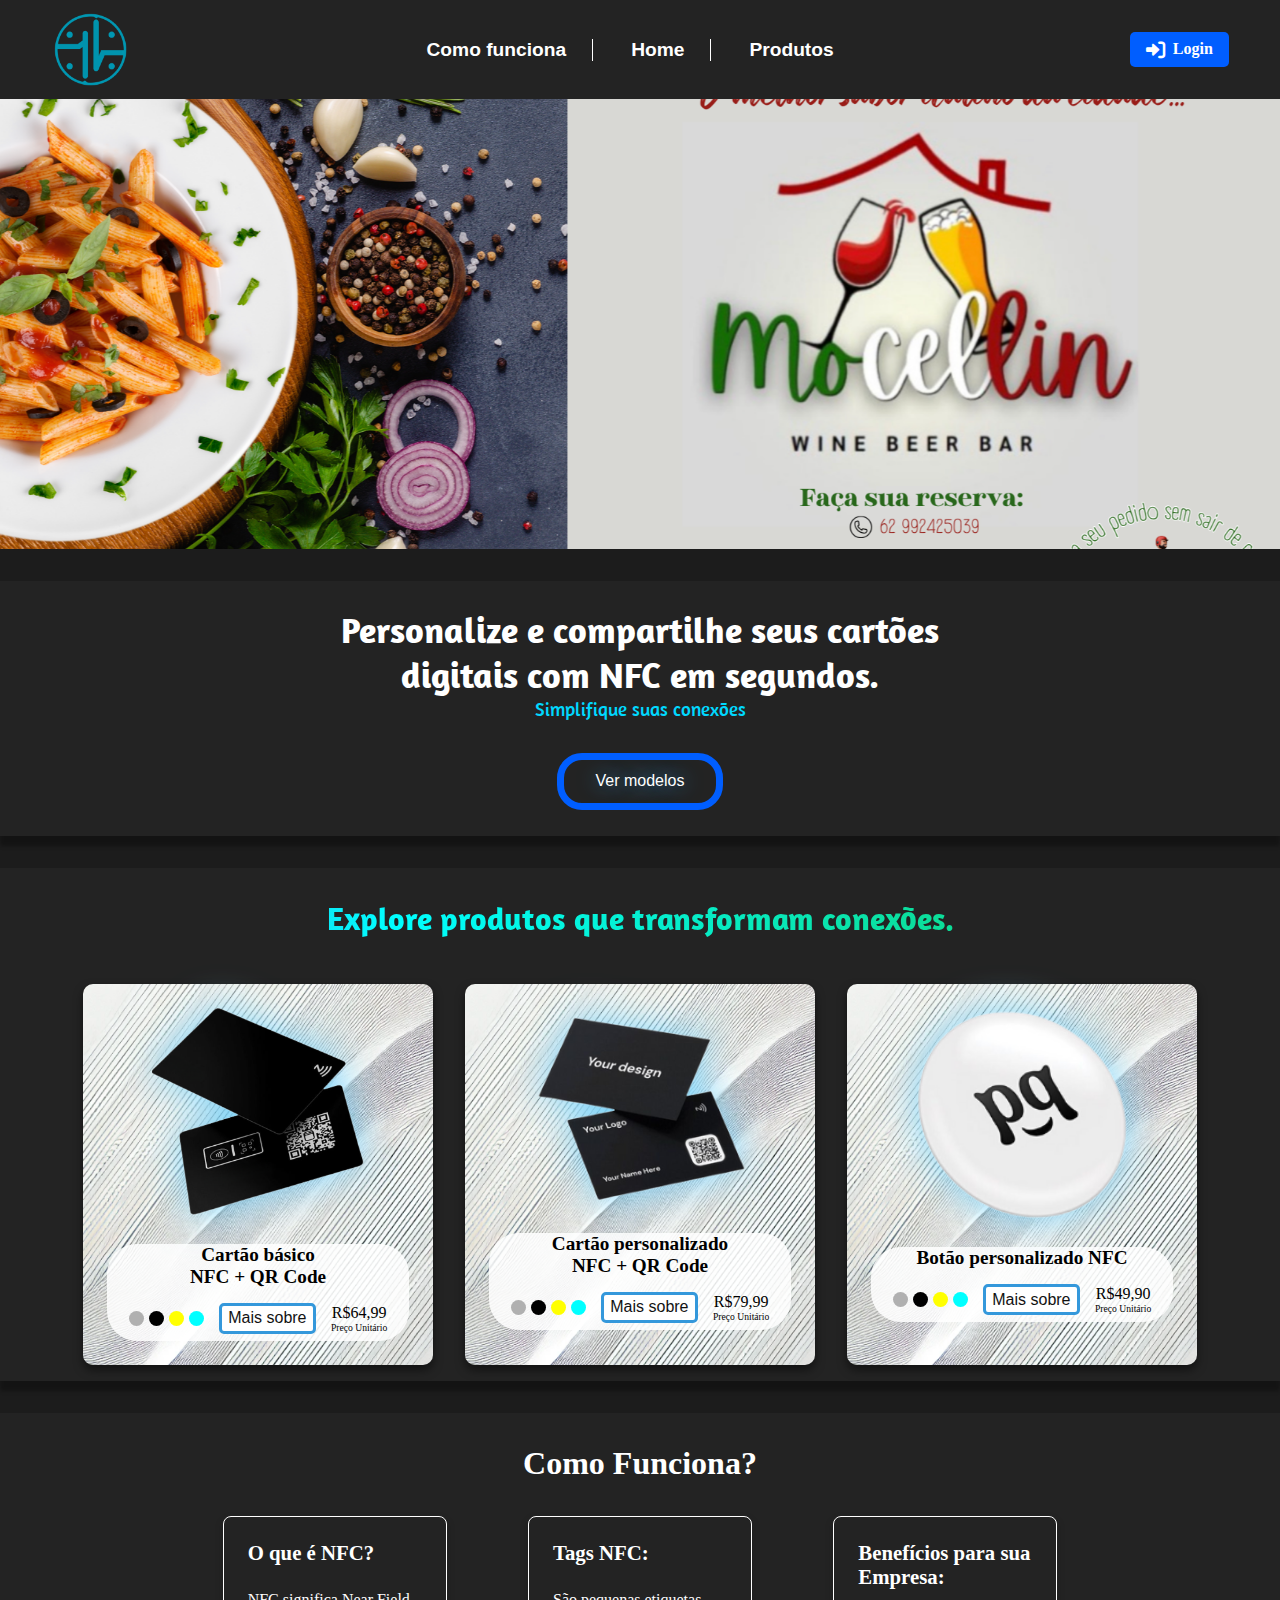
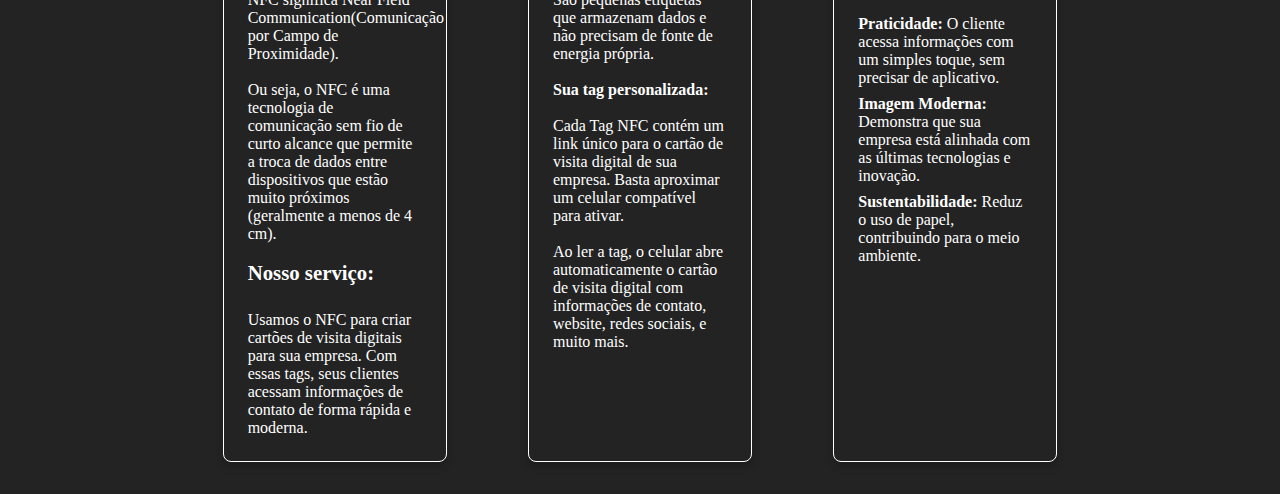
<file: index.html>
<!DOCTYPE html>
<html lang="pt">
<head>
    <meta charset="UTF-8">
    <meta name="viewport" content="width=device-width, initial-scale=1.0">
    <link rel="stylesheet" href="styleHome.css">
    <link href="https://fonts.googleapis.com/css2?family=Amaranth:wght@400;700&display=swap" rel="stylesheet">
    <link rel="stylesheet" href="https://cdnjs.cloudflare.com/ajax/libs/font-awesome/6.0.0-beta3/css/all.min.css">
    <title>Home Pulsetap</title>
</head>
<body>
    <header class="header">
        <div class="header-container">
            <img src="Fotos/PulsetapImg/Logo(1).png" alt="Logo Pulsetap" class="logoPulsetap">
            <div class="element_conteiner">
                <nav class="Navegacao">
                    <a href="#" class="Navegacoes">Como funciona</a>
                    <a href="#" class="Navegacoes">Home</a>
                    <a href="#" class="Navegacoes">Produtos</a>
                </nav>
            </div>
            <a href="login.html" class="login-button">
                <i class="fas fa-sign-in-alt"></i> Login
            </a>
        </div>

    </header>
    <div class="box-img">
        <section class="image-switch">
            <img src="Fotos/Home/restauranteBanner1.png" alt="Imagem 1" class="switch-image" id="switch-image">
        </section>
    </div>
    <!-- Parte de personalizar -->
    <div class="box-Corpo">
        <section class="intro">
            <div class="intro-content">
                <div class="intro-text">
                    <h2>Personalize e compartilhe seus cartões <br> digitais com NFC em segundos.</h2>
                    <p>Simplifique suas conexões</p>
                </div>
                <div class="intro-button">
                    <button class="cta-button">Ver modelos</button>
                </div>
            </div>
        </section>
    </div>
    <!-- Area dos produtos -->
    <div class="box-Corpo">
        <div class="container">
            <h1>Explore produtos que transformam conexões.</h1>
            <div class="produtos">
                <div class="card">
                    <img src="./Fotos/Home/Produtos/CardNFC.png" alt="Cartão Básico NFC + QR Code" class="card-img">
                    <div class="text-box">
                        <h2>Cartão básico<br> NFC + QR Code</h2>
                        <div class="parteinferior-card">
                            <div class="circulos">
                                <div class="circulo cinza"></div>
                                <div class="circulo preto"></div>
                                <div class="circulo amarelo"></div>
                                <div class="circulo azul"></div>
                            </div>
                            <button class="btn">Mais sobre</button>
                            <p class="preco">R$64,99 <span>Preço Unitário</span></p>
                        </div>
                    </div>
                </div>
                
                <div class="card">
                    <img src="./Fotos/Home/Produtos/CardNFCPersonalizado.png" alt="Cartão Personalizado NFC + QR Code" class="card-img">
                    <div class="text-box">
                        <h2>Cartão personalizado <br>NFC + QR Code</h2>
                        <div class="parteinferior-card">
                            <div class="circulos">
                                <div class="circulo cinza"></div>
                                <div class="circulo preto"></div>
                                <div class="circulo amarelo"></div>
                                <div class="circulo azul"></div>
                            </div>
                            <button class="btn">Mais sobre</button>
                            <p class="preco">R$79,99 <span>Preço Unitário</span></p>
                        </div>
                    </div>
                </div>
                
                <div class="card">
                    <img src="./Fotos/Home/Produtos/BotaoNFC.png" alt="Botão Personalizado NFC" class="card-img">
                    <div class="text-box">
                        <h2>Botão personalizado NFC</h2>
                        <div class="parteinferior-card">
                            <div class="circulos">
                                <div class="circulo cinza"></div>
                                <div class="circulo preto"></div>
                                <div class="circulo amarelo"></div>
                                <div class="circulo azul"></div>
                            </div>
                            <button class="btn">Mais sobre</button>
                            <p class="preco">R$49,90 <span>Preço Unitário</span></p>
                        </div>
                    </div>
                </div>
            </div>
        </div>
    </div>

    <section class="como-funciona">
        <h2>Como Funciona?</h2>
        <br>
        <div class="funciona-content">
            <div class="funciona-box">
                <h3>O que é NFC?</h3>
                <br>
                <p>NFC significa Near Field Communication(Comunicação por Campo de Proximidade).</p>
                <br>
                <p>Ou seja, o NFC é uma tecnologia de comunicação sem fio de curto alcance que permite a troca de dados entre dispositivos que estão muito próximos (geralmente a menos de 4 cm).</p>
                <br>
                <h3>Nosso serviço:</h3>
                <br>
                <p>Usamos o NFC para criar cartões de visita digitais para sua empresa. Com essas tags, seus clientes acessam informações de contato de forma rápida e moderna.</p>
            </div>
            <div class="funciona-box">
                <h3>Tags NFC:</h3>
                <br>
                <p>São pequenas etiquetas que armazenam dados e não precisam de fonte de energia própria.</p>
                <br>
                <h4>Sua tag personalizada:</h4>
                <br>
                <p>Cada Tag NFC contém um link único para o cartão de visita digital de sua empresa. Basta aproximar um celular compatível para ativar.</p>
                <br>
                <p>Ao ler a tag, o celular abre automaticamente o cartão de visita digital com informações de contato, website, redes sociais, e muito mais.</p>
            </div>
            <div class="funciona-box">
                <h3>Benefícios para sua Empresa:</h3>
                <br>
                <ul>
                    <li><strong>Praticidade:</strong> O cliente acessa informações com um simples toque, sem precisar de aplicativo.</li>
                    <li><strong>Imagem Moderna:</strong> Demonstra que sua empresa está alinhada com as últimas tecnologias e inovação.</li>
                    <li><strong>Sustentabilidade:</strong> Reduz o uso de papel, contribuindo para o meio ambiente.</li>
                </ul>
            </div>
        </div>
    </section>

  <script>
        const images = [
            "Fotos/Home/restauranteBanner1.png",
            "Fotos/Home/restauranteBanner2.png",
            "Fotos/Home/restauranteBanner3.png",
            "Fotos/Home/restauranteBanner4.png"
        ];
        
        let currentIndex = 0;
        const imageElement = document.getElementById('switch-image');
        const interval = 3000;

        function switchImage() {
            currentIndex = (currentIndex + 1) % images.length;
            imageElement.src = images[currentIndex];
        }

        setInterval(switchImage, interval);
    </script>  
</body>
</html>
</file>
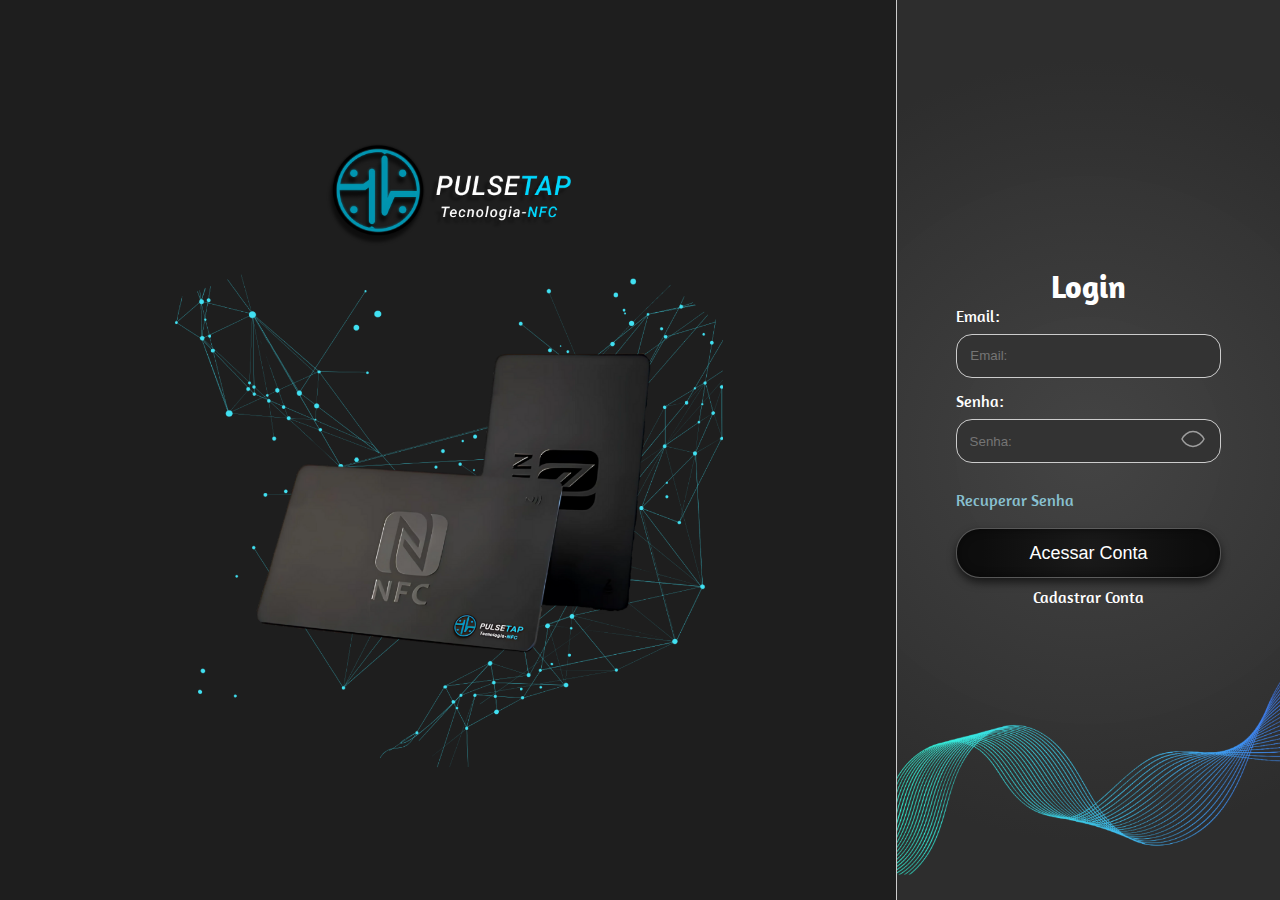
<file: login.html>
<!DOCTYPE html>
<html lang="pt-BR">
<head>
    <meta charset="UTF-8">
    <meta name="viewport" content="width=device-width, initial-scale=1.0">
    <link rel="stylesheet" href="styleLogin.css">
    <title>Login Pulstap</title>
</head>
<body>
    <div class="container">
        <div class="lado-esquerdo"> 
            <img src="Fotos/PulsetapImg/LogoPulstap-Nome-Descricao.png" alt="Erro ao exibir Foto da logo" class="logo">
            <img src="Fotos/FotoBeckNFCLogin.png" alt="Erro ao exibir foto do NFC" class="cards">
        </div>

        <div class="lado-direito">
            <div class="circulo-gradiente"></div>
            <h1 class="titulo">Login</h1>
            <form onsubmit="return verificacaoFormulario()">
                <label for="email">Email:</label>
                <input type="email" class="email" id= "email" placeholder="Email: ">

                <label for="password">Senha:</label>
                <div class="senha-container">
                    <input type="password" class="password" id="password" placeholder="Senha: ">
                    <span class="toggle-visibility" onclick="togglePassword()">
                        <svg id="eye-icon" width="24" height="24" viewBox="0 0 24 24" fill="none" xmlns="http://www.w3.org/2000/svg">
                            <path d="M12 4.5C7 4.5 2.73 8.11 1 12c1.73 3.89 6 7.5 11 7.5s9.27-3.61 11-7.5c-1.73-3.89-6-7.5-11-7.5z" stroke="#ccc" stroke-width="1.5"/>
                            <circle id="eye-circle" cx="12" cy="12" r="3" fill="transparent"/>
                        </svg>
                    </span>
                </div>

                <a class="recuperar-senha" href="#">Recuperar Senha</a>
                <p id="Validacao" style="color: red;"></p>
                <button type="submit" class="logar">Acessar Conta</button>
                <a class="Cadastrar-Conta" href="cadastroUser.html">Cadastrar Conta</a>
            </form>
            <img src="Fotos/LoginDetalhe.png" alt="Erro ao Exibir Decoração" class="decoracao">
        </div>
    </div>

    <script>
        function verificacaoFormulario(){
            const emailInput = document.getElementById("email").value.trim();
            const passwordInput = document.getElementById("password").value.trim();
            const Erro_msg = document.getElementById("Validacao");

            if(!passwordInput||!emailInput)
            {
                Erro_msg.textContent = "Por favor, preencha todos os campos";
                return false;
            }
            else{
                Erro_msg.textContent = "";
                return true;
            }
        }
        function togglePassword() {
            const passwordInput = document.getElementById("password");
            const eyeCircle = document.getElementById("eye-circle");

            if (passwordInput.type === "password") {
                passwordInput.type = "text"; 
                eyeCircle.setAttribute("fill", "#ccc");  
            } else {
                passwordInput.type = "password"; 
                eyeCircle.setAttribute("fill", "transparent");  
            }
        }
    </script>
</body>
</html>
</file>
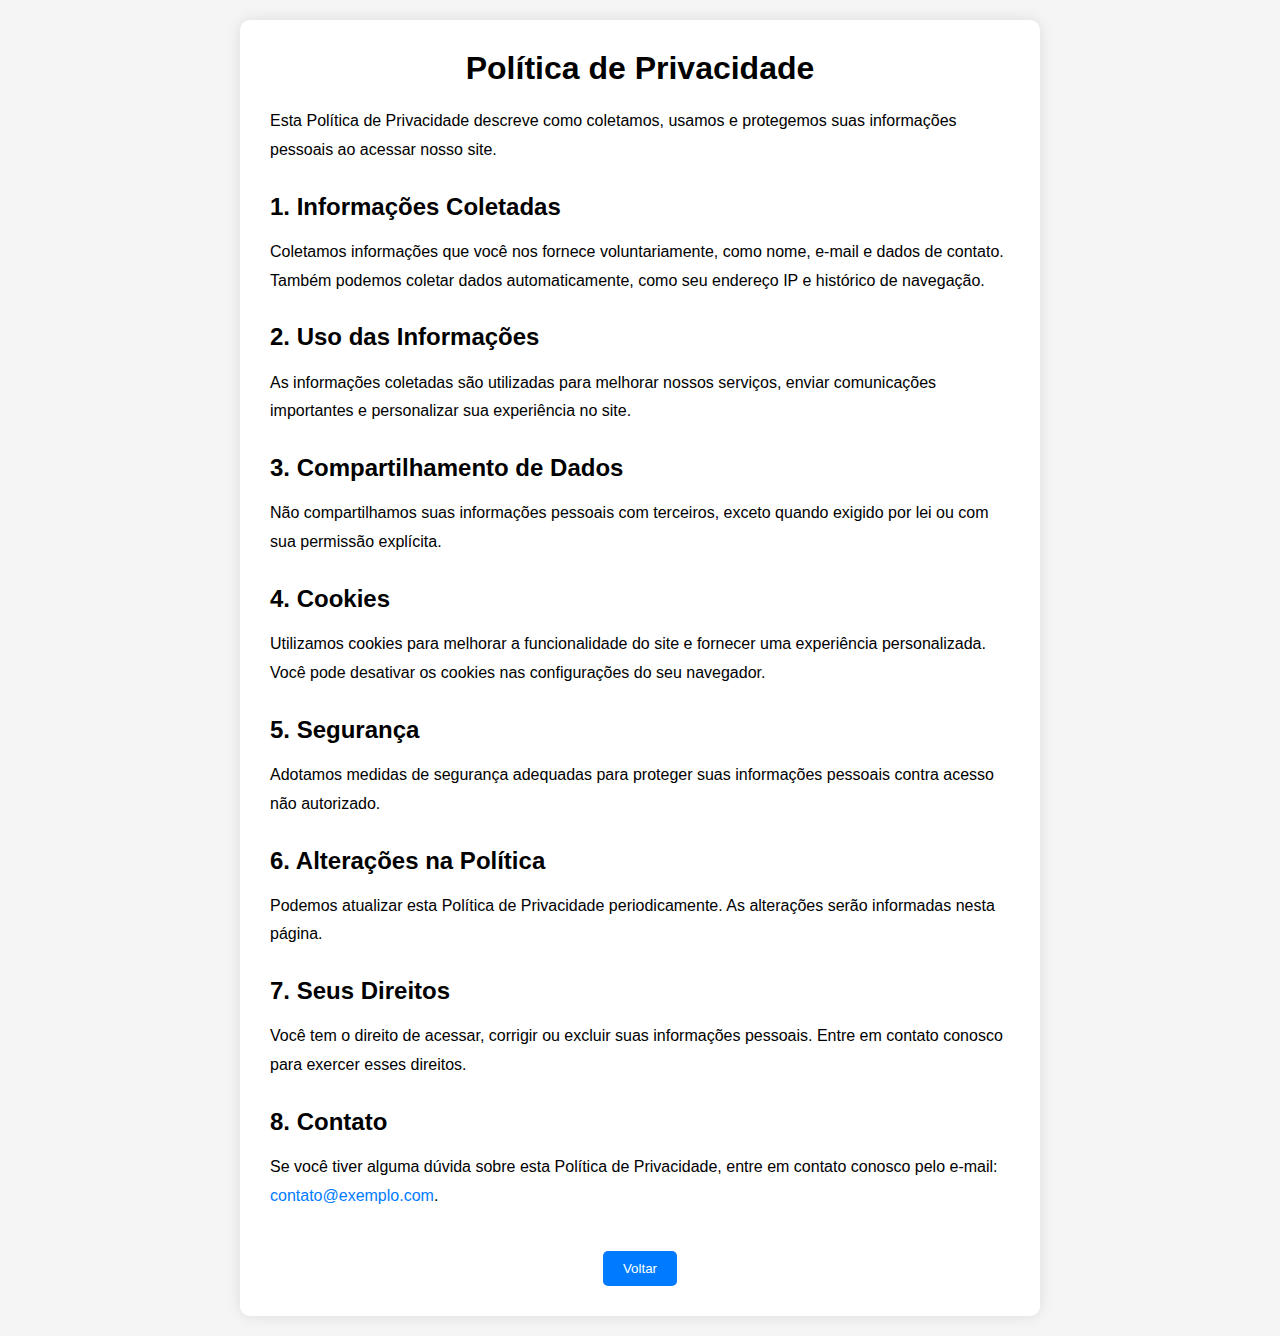
<file: leis-pulsetap/politica.html>
<!DOCTYPE html>
<html lang="pt-BR">
<head>
    <meta charset="UTF-8">
    <meta name="viewport" content="width=device-width, initial-scale=1.0">
    <title>Política de Privacidade</title>
    <style>
        * {
            margin: 0;
            padding: 0;
            box-sizing: border-box;
            font-family: Arial, sans-serif;
        }

        body {
            background-color: #f5f5f5;
            display: flex;
            align-items: center;
            justify-content: center;
            min-height: 100vh;
            padding: 20px;
        }

        .container {
            width: 100%;
            max-width: 800px;
            background-color: #fff;
            padding: 30px;
            border-radius: 10px;
            box-shadow: 0 0 15px rgba(0, 0, 0, 0.1);
            text-align: center;
        }

        .content {
            text-align: left;
            margin-bottom: 20px;
            line-height: 1.8;
        }

        h1 {
            margin-bottom: 20px;
        }

        h2 {
            margin-top: 20px;
            margin-bottom: 10px;
        }

        a {
            color: #007bff;
            text-decoration: none;
        }

        a:hover {
            text-decoration: underline;
        }

        .btn-back {
            margin-top: 20px;
            background-color: #007bff;
            color: white;
            border: none;
            padding: 10px 20px;
            border-radius: 5px;
            cursor: pointer;
            transition: background-color 0.3s;
        }

        .btn-back:hover {
            background-color: #0056b3;
        }
    </style>
</head>
<body>
    <div class="container">
        <h1>Política de Privacidade</h1>
        <div class="content">
            <p>Esta Política de Privacidade descreve como coletamos, usamos e protegemos suas informações pessoais ao acessar nosso site.</p>

            <h2>1. Informações Coletadas</h2>
            <p>Coletamos informações que você nos fornece voluntariamente, como nome, e-mail e dados de contato. Também podemos coletar dados automaticamente, como seu endereço IP e histórico de navegação.</p>

            <h2>2. Uso das Informações</h2>
            <p>As informações coletadas são utilizadas para melhorar nossos serviços, enviar comunicações importantes e personalizar sua experiência no site.</p>

            <h2>3. Compartilhamento de Dados</h2>
            <p>Não compartilhamos suas informações pessoais com terceiros, exceto quando exigido por lei ou com sua permissão explícita.</p>

            <h2>4. Cookies</h2>
            <p>Utilizamos cookies para melhorar a funcionalidade do site e fornecer uma experiência personalizada. Você pode desativar os cookies nas configurações do seu navegador.</p>

            <h2>5. Segurança</h2>
            <p>Adotamos medidas de segurança adequadas para proteger suas informações pessoais contra acesso não autorizado.</p>

            <h2>6. Alterações na Política</h2>
            <p>Podemos atualizar esta Política de Privacidade periodicamente. As alterações serão informadas nesta página.</p>

            <h2>7. Seus Direitos</h2>
            <p>Você tem o direito de acessar, corrigir ou excluir suas informações pessoais. Entre em contato conosco para exercer esses direitos.</p>

            <h2>8. Contato</h2>
            <p>Se você tiver alguma dúvida sobre esta Política de Privacidade, entre em contato conosco pelo e-mail: <a href="mailto:contato@exemplo.com">contato@exemplo.com</a>.</p>
        </div>

        <button class="btn-back" onclick="goBack()">Voltar</button>
    </div>

    <script>
        function goBack() {
            window.history.back();
        }
    </script>
</body>
</html>
</file>
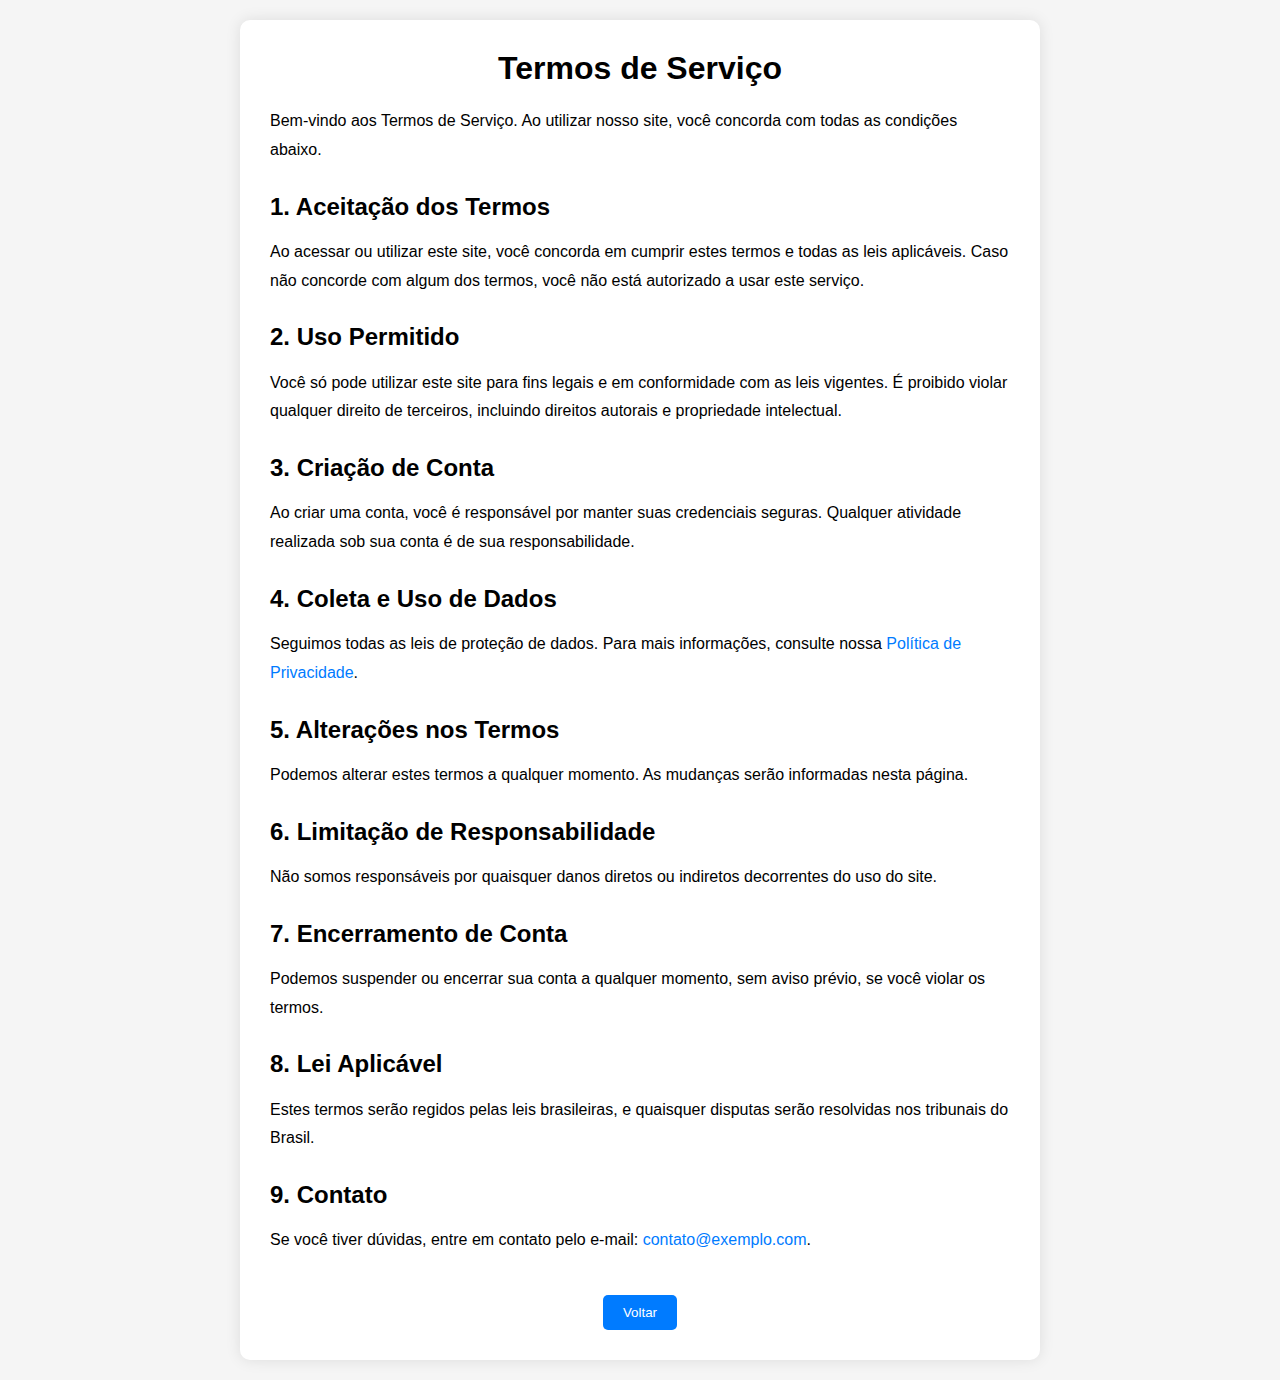
<file: leis-pulsetap/Termos.html>
<!DOCTYPE html>
<html lang="pt-BR">
<head>
    <meta charset="UTF-8">
    <meta name="viewport" content="width=device-width, initial-scale=1.0">
    <title>Termos de Serviço</title>
    <style>
        /* Reset de estilo */
        * {
            margin: 0;
            padding: 0;
            box-sizing: border-box;
            font-family: Arial, sans-serif;
        }

        /* Estilo do corpo */
        body {
            background-color: #f5f5f5;
            display: flex;
            align-items: center;
            justify-content: center;
            min-height: 100vh;
            padding: 20px;
        }

        /* Container central */
        .container {
            width: 100%;
            max-width: 800px;
            background-color: #fff;
            padding: 30px;
            border-radius: 10px;
            box-shadow: 0 0 15px rgba(0, 0, 0, 0.1);
            text-align: center;
        }

        /* Conteúdo dos termos */
        .content {
            text-align: left;
            margin-bottom: 20px;
            line-height: 1.8;
        }

        h1 {
            margin-bottom: 20px;
        }

        h2 {
            margin-top: 20px;
            margin-bottom: 10px;
        }

        a {
            color: #007bff;
            text-decoration: none;
        }

        a:hover {
            text-decoration: underline;
        }

        /* Botão de voltar */
        .btn-back {
            margin-top: 20px;
            background-color: #007bff;
            color: white;
            border: none;
            padding: 10px 20px;
            border-radius: 5px;
            cursor: pointer;
            transition: background-color 0.3s;
        }

        .btn-back:hover {
            background-color: #0056b3;
        }
    </style>
</head>
<body>
    <div class="container">
        <h1>Termos de Serviço</h1>
        <div class="content">
            <p>Bem-vindo aos Termos de Serviço. Ao utilizar nosso site, você concorda com todas as condições abaixo.</p>

            <h2>1. Aceitação dos Termos</h2>
            <p>Ao acessar ou utilizar este site, você concorda em cumprir estes termos e todas as leis aplicáveis. 
               Caso não concorde com algum dos termos, você não está autorizado a usar este serviço.</p>

            <h2>2. Uso Permitido</h2>
            <p>Você só pode utilizar este site para fins legais e em conformidade com as leis vigentes. 
               É proibido violar qualquer direito de terceiros, incluindo direitos autorais e propriedade intelectual.</p>

            <h2>3. Criação de Conta</h2>
            <p>Ao criar uma conta, você é responsável por manter suas credenciais seguras. Qualquer atividade realizada sob sua conta é de sua responsabilidade.</p>

            <h2>4. Coleta e Uso de Dados</h2>
            <p>Seguimos todas as leis de proteção de dados. Para mais informações, consulte nossa <a href="#">Política de Privacidade</a>.</p>

            <h2>5. Alterações nos Termos</h2>
            <p>Podemos alterar estes termos a qualquer momento. As mudanças serão informadas nesta página.</p>

            <h2>6. Limitação de Responsabilidade</h2>
            <p>Não somos responsáveis por quaisquer danos diretos ou indiretos decorrentes do uso do site.</p>

            <h2>7. Encerramento de Conta</h2>
            <p>Podemos suspender ou encerrar sua conta a qualquer momento, sem aviso prévio, se você violar os termos.</p>

            <h2>8. Lei Aplicável</h2>
            <p>Estes termos serão regidos pelas leis brasileiras, e quaisquer disputas serão resolvidas nos tribunais do Brasil.</p>

            <h2>9. Contato</h2>
            <p>Se você tiver dúvidas, entre em contato pelo e-mail: <a href="mailto:contato@exemplo.com">contato@exemplo.com</a>.</p>
        </div>

        <button class="btn-back" onclick="goBack()">Voltar</button>
    </div>

    <script>
        function goBack() {
            window.history.back(); 
        }
    </script>
</body>
</html>
</file>
<file: styleHome.css>
:root {
    --cor-body: rgba(28, 28, 28, 1);
    ----cor-secundaria: rgba(35, 35, 35, 1);
    --cor-texto-principal: white;
    --cor-texto-secundario: #00D8FF;
    --cor-texto-destaque: rgb(117, 117, 117);
    --cor-botao: #005EFF;
    --cor-botao-hover: #0040CC;
    --cor-cta-border: #005EFF;
    --cor-box-border: white;
}

* {
    margin: 0;
    padding: 0;
    box-sizing: border-box;
}

body {
    background-color: var(--cor-body);
}

.header {
    background-color: var(----cor-secundaria);
}

.header-container {
    display: flex;
    align-items: center;
    justify-content: space-between;
    width: 100%;
    height: 11vh;
    padding: 0 2vw;
}

.logoPulsetap {
    height: 80%;
    display: flex;
    justify-content: flex-start;
    margin-left: 2vw;
}

.Navegacao {
    display: flex;
    align-items: center;
    justify-content: center;
    gap: 2vw;
}

.Navegacoes {
    color: var(--cor-texto-principal);
    text-decoration: none;
    font-family: 'Open Sans', sans-serif;
    font-weight: bold;
    font-size: 1.2rem;
    padding: 0 1vw;
}

.Navegacoes:not(:last-child) {
    border-right: 1px solid var(--cor-texto-principal);
    padding-right: 2vw;
}

.login-button {
    display: flex;
    align-items: center;
    justify-content: center;
    gap: 0.5rem;
    background-color: var(--cor-botao);
    border-radius: 5px;
    padding: 0.5rem 1rem;
    font-weight: bold;
    font-size: 1rem;
    color: var(--cor-texto-principal);
    text-decoration: none;
    transition: background-color 0.3s;
    margin-right: 2vw;
}

.login-button:hover {
    background-color: var(--cor-botao-hover);
}

.login-button i {
    font-size: 1.2rem;
}

.image-switch {
    width: 100%;
    display: flex;
    justify-content: center;
    align-items: center;
    overflow: hidden;
    height: 450px;
}

.image-switch img {
    width: 100%;
    height: auto;
    max-width: 100%;
    object-fit: cover;
}

.switch-image {
    width: 100%;
    height: auto;
    max-width: 100%;
    object-fit: cover;
}

.box-img {
    background-color: var(----cor-secundaria);
    margin-bottom: 2rem;
}

.box-Corpo {
    background-color: var(----cor-secundaria);
    margin-bottom: 2rem;
    box-shadow: 0px 10px 4px rgba(0, 0, 0, 0.3);
}

.intro {
    padding: 2%;
    display: flex;
    flex-direction: column;
    align-items: center;
    text-align: center;
    color: white;
    font-size: 1.5rem;
    gap: 1rem;
    font-family: 'Amaranth', sans-serif;
}

.intro-content {
    display: flex;
    flex-direction: column;
    align-items: center;
    gap: 1rem;
}

.intro-content p {
    color: var(--cor-texto-secundario);
    font-size: 1.2rem;
}

.intro-button {
    display: flex;
    justify-content: center;
    margin-top: 1rem;
}

.cta-button {
    padding: 0.8rem 2rem;
    font-size: 1rem;
    color: var(--cor-texto-principal);
    background-color: transparent;
    border: 7px solid var(--cor-cta-border);
    border-radius: 25px;
    cursor: pointer;
    transition: background-color 0.3s, color 0.3s;
    text-shadow: 0px 0px 20px rgba(52, 152, 219, 1);
}

.cta-button:hover {
    background-color: var(--cor-cta-border);
    color: var(--cor-texto-principal);
    text-shadow: 0px 0px 20px rgb(255, 255, 255);
}

.container {
    width: 100%;
    display: flex;
    flex-direction: column;
    justify-content:center;

}
.container h1{
    font-size: 2rem;
    font-weight: bold;
    font-family: 'Amaranth', sans-serif;
    text-align: center;
    background: linear-gradient(90deg, #3498DB 0%, #00FFFF 30%, #12ca5f 100%);
    -webkit-background-clip: text;
    -webkit-text-fill-color: transparent;
    margin: 30px;
}
.produtos{
    display: flex;
    align-items: row;
    justify-content: center;
}
.card {
    
    background-image: url('./Fotos/Home/Produtos/TexturaDeFundo.png'); 
    background-repeat: no-repeat; 
    background-size: cover; 
    background-position: center; 
    border-radius: 10px;
    box-shadow: 0 5px 10px rgba(0, 0, 0, 0.5);
    flex: 1 1 calc(30% - 1rem);
    margin: 1rem;
    padding: 1.5rem;
    text-align: center;
    max-width: 350px;
}

.card img {
    width: 70%;
    border-radius: 10px;
    margin-bottom: 1rem;
    filter: drop-shadow(0px 0px 20px rgba(109, 210, 254, 0.88));
}
.text-box{
    background-color: rgba(255, 255, 255, 0.85);
    border-radius: 30px;
}
.card h2 {
    font-size: 1.2rem;
    margin: 0.5rem 0;
}
.parteinferior-card{
    display: flex;
    flex-direction: row;
    justify-content: center;
    align-items: center;
}
.circulos {
    display: flex;
    gap: 5px;
    justify-content: center;
    align-items: center;
}

.circulo {
    width: 15px;
    height: 15px;
    border-radius: 50%;
}

.cinza {
    background-color: #B0B0B0;
}

.preto {
    background-color: #000000; 
}

.amarelo {
    background-color: #FFFF00; 
}

.azul {
    background-color: #00FFFF; 
}
.btn {
    background-color: #ffffff;
    border:3px solid rgba(52, 152, 219, 1);
    color: #121212;
    padding: 0.2rem 0.4rem;
    font-size: 1rem;
    border-radius: 5px;
    cursor: pointer;
    transition: background 0.3s ease;
    width: auto;
    height: 50%;
    margin: 0px 5%;
}

.btn:hover {
    background-color: #008fb3;
}

.preco {
    display: flex;
    flex-direction: column;
    font-size: 1rem;
    margin: 0.5rem 0;
}

.preco span {
    font-size: 0.6rem;
    color: #030303;
}



.como-funciona {
    padding: 2rem 15vw;
    background-color: var(----cor-secundaria);
    color: var(--cor-texto-principal);
    text-align: center;
}

.como-funciona h2 {
    font-size: 2rem;
    margin-bottom: 1rem;
}

.funciona-content {
    display: flex;
    justify-content: space-around;
    gap: 20px;
    flex-wrap: wrap;
}

.funciona-box {
    background-color: var(----cor-secundaria);
    padding: 1.5rem;
    border-radius: 8px;
    border: var(--cor-box-border) 0.5px solid;
    width: 25%;
    box-shadow: 0 4px 8px rgba(0, 0, 0, 0.2);
    text-align: left;
    transition: transform 0.3s;
}

.funciona-box:hover {
    transform: scale(1.05);
}

.funciona-box h3 {
    font-size: 1.3rem;
    margin-bottom: 0.5rem;
}

.funciona-box p, .funciona-box ul {
    font-size: 1rem;
    color: var(--cor-texto-principal);
}

.funciona-box ul {
    list-style-type: none;
    padding-left: 0;
}

.funciona-box ul li {
    margin-bottom: 0.5rem;
}

.funciona-box strong {
    color: var(--cor-texto-principal);
}
@media (max-width: 970px) {
    .produtos {
        flex-direction: column;
        align-items: center; 
        gap: 1.5rem;
    }

    .card {
        width: 50%; 
        max-width: 90%; 
        padding: 1rem; 
        margin: 0 auto 70px auto; 
    }

    .card img {
        width: 80%; 
        margin: 0 auto; 
        display: block; 
    }

    .text-box {
        padding: 1rem; 
    }

    .text-box h2 {
        font-size: 1.2rem; 
        line-height: 1.3; 
        text-align: center; 
        word-wrap: break-word; 
    }

    .parteinferior-card {
        flex-direction: column; 
        align-items: center;
        gap: 1rem; 
    }

    .circulos {
        gap: 8px; 
    }

    .circulo {
        width: 12px;
        height: 12px;
    }

    .btn {
        width: 80%;
        font-size: 0.9rem; 
        padding: 0.4rem 1rem; 
        text-align: center;
    }

    .preco {
        font-size: 0.9rem;
        text-align: center; 
    }

    .preco span {
        font-size: 0.7rem; 
    }
}
@media (max-width: 770px) {
    .header-container {
        flex-wrap: nowrap;
        height: auto;
    }

    .logoPulsetap {
        height: 40px;
    }

    .Navegacao {
        gap: 1rem;
    }

    .Navegacoes {
        font-size: 0.9rem;
    }

    .login-button {
        font-size: 0.9rem;
        padding: 0.3rem 0.8rem;
    }

    .login-button i {
        font-size: 1rem;
    }

    .image-switch {
        height: auto;
    }

    .image-switch img {
        width: 100%;
        height: auto;
    }

    .funciona-content {
        flex-direction: column;
        align-items: center;
        gap: 1rem;
    }

    .funciona-box {
        width: 100%;
        padding: 1rem;
        margin-bottom: 1rem;
        text-align: center;
    }

    .funciona-box h3 {
        font-size: 1.2rem;
    }

    .funciona-box p {
        font-size: 1rem;
    }

    .funciona-box ul li {
        font-size: 1rem;
    }

    .produtos {
        flex-direction: column;
        align-items: center;
        gap: 1.5rem;
    }

    .card {
        width: 50%;
        max-width: 95%;
        margin: 0 auto 70px auto;
        padding: 1rem;
    }

    .card img {
        width: 80%;
        margin: 0 auto 1rem;
    }

    .text-box {
        padding: 1rem;
    }

    .parteinferior-card {
        flex-direction: column;
        align-items: center;
        gap: 1rem;
    }

    .circulos {
        gap: 10px;
    }

    .btn {
        width: 80%;
    }
}

@media (max-width: 480px) {
    .Navegacoes {
        font-size: 0.8rem;
    }

    .funciona-content {
        flex-direction: column;
        align-items: center;
    }

    .funciona-box {
        margin-bottom: 1rem;
    }

    .cta-button {
        font-size: 0.8rem;
    }

    .container h1 {
        font-size: 1.5rem;
    }

    .produtos {
        gap: 1rem;
    }

    .card {
        width: 100%;
        max-width: 90%;
        padding: 0.8rem;
        margin: 0 auto 70px auto;
    }

    .card img {
        width: 70%;
    }

    .text-box {
        font-size: 0.9rem;
    }

    .parteinferior-card {
        flex-direction: column;
        gap: 0.8rem;
    }

    .circulos {
        gap: 5px;
    }

    .btn {
        font-size: 0.8rem;
        padding: 0.4rem;
    }

    .preco {
        font-size: 0.8rem;
    }

    .preco span {
        font-size: 0.6rem;
    }
}
</file>
<file: styleLogin.css>
@import url('https://fonts.googleapis.com/css2?family=Ledger&family=Amaranth:wght@400;700&display=swap');

* {
  margin: 0;
  padding: 0;
  box-sizing: border-box;
}

html, body {
  height: 100%;
  width: 100%;
  font-family: 'Amaranth', sans-serif;
}

body {
  display: flex;
  justify-content: center;
  align-items: center;
  background-color: #1e1e1e;
}

.container {
  display: flex;
  height: 100vh;
  width: 100vw;
  flex-wrap: nowrap;
}

.lado-esquerdo {
  width: 70vw;
  background-color: #1e1e1e;
  display: flex;
  flex-direction: column;
  align-items: center;
  justify-content: center;
  padding: 2vh 2vw;
}

.logo {
  width: 20vw;
  height: auto;
  max-width: 250px;
  margin-bottom: 2vh;
  margin-top: 2vh;
}

.cards {
  width: 70vw;
  height: auto;
  max-width: 550px;
  max-height: 512px;
}

.lado-direito {
  width: 30vw;
  background: radial-gradient(circle, rgba(73, 73, 73, 0.9), #2d2d2d 80%);
  background-blend-mode: multiply;
  color: white;
  display: flex;
  flex-direction: column;
  justify-content: center;
  align-items: center;
  padding: 2vh 2vw;
  border-left: 1px solid #ccc;
  position: relative;
  overflow: hidden;
  z-index: 1;
}

label {
  margin-bottom: 0.5rem;
}

form {
  width: 80%;
  display: flex;
  flex-direction: column;
  margin-bottom: 2vh;
}

.senha-container {
  position: relative;
  display: flex;
  align-items: center;
  margin-bottom: 1.5vh;
}

.password {
  width: 100%;
  padding: 1.5vh 4vw 1.5vh 1vw;
}

.toggle-visibility {
  position: absolute;
  right: 1vw;
  top: 0;
  bottom: 0;
  margin-top: 0.5vh;
  cursor: pointer;
  display: flex;
  align-items: center;
  justify-content: center;
  width: 3vw;
  height: 3vw;
  max-width: 30px;
  max-height: 30px;
}

.toggle-visibility svg {
  opacity: 0.7;
  transition: opacity 0.2s, fill 0.2s;
}

.toggle-visibility svg:hover {
  opacity: 1;
}

input {
  margin-bottom: 1.5vh;
  padding: 1.5vh;
  border: 1px solid #ccc;
  border-radius: 1rem;
  background-color: #333;
  color: white;
  outline: none;
}

button {
  margin-top: 1vh;
  padding: 1.5vh;
  border-radius: 1.5rem;
  font-size: 2vh;
  border: 1px solid rgba(255, 255, 255, 0.3);
  color: white;
  background: radial-gradient(circle, #1a1a1a, #0d0d0d 80%);
  box-shadow: inset 0 0 1vh rgba(0, 0, 0, 0.5), 0 0.5vh 1vh rgba(0, 0, 0, 0.6);
  cursor: pointer;
  transition: transform 0.2s ease-out, box-shadow 0.2s ease;
}

button:hover {
  transform: scale(1.05);
  box-shadow: 0 0.8vh 1.2vh rgba(0, 0, 0, 0.4);
}

button:active {
  transform: scale(0.95);
  box-shadow: 0 0.2vh 0.4vh rgba(0, 0, 0, 0.2);
}

.Cadastrar-Conta {
  margin-top: 1vh;
  color: white;
  text-align: center;
  margin-bottom: 1vh;
  text-decoration: none;
}

.Cadastrar-Conta:hover {
  text-decoration: underline;
}

.recuperar-senha {
  color: #88c0d0;
  text-align: left;
  margin-bottom: 1vh;
  text-decoration: none;
}

.recuperar-senha:hover {
  text-decoration: underline;
}

.decoracao {
  width: 100%;
  height: auto;
  position: absolute;
  bottom: 0;
  left: 0;
  z-index: 0;
  pointer-events: none;
  margin-bottom: -5vh;
}

@media (max-width: 768px) {
  .container {
    flex-direction: column;
    height: auto;
  }

  .lado-esquerdo, .lado-direito {
    width: 100%;
    border-radius: 0;
  }

  form {
    width: 90%;
  }
}
</file>
